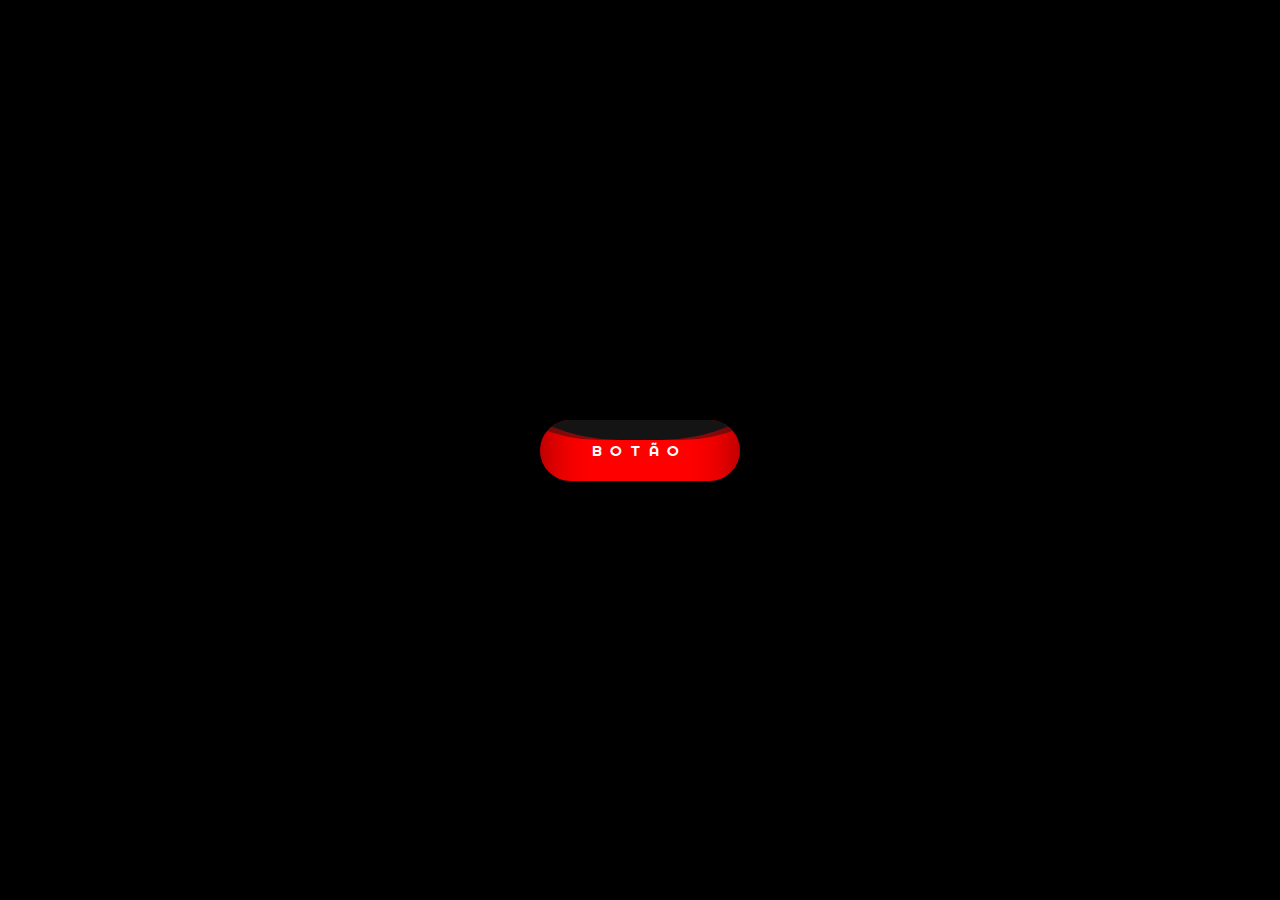
<file: button-wave/index.html>
<!DOCTYPE html>
<html lang="en">
<head>
  <meta charset="UTF-8">
  <meta name="viewport" content="width=device-width, initial-scale=1.0">
  <link href="https://fonts.googleapis.com/css2?family=Righteous&display=swap" rel="stylesheet">
  <title>Botão Efeito de Ondas</title>
  <link rel="stylesheet" href="style.css">
</head>
<body>
  <a href="javascript:void(0)">
    <span>BOTÃO</span>
    <div class="wave"></div>
  </a>
</body>
</html>
</file>
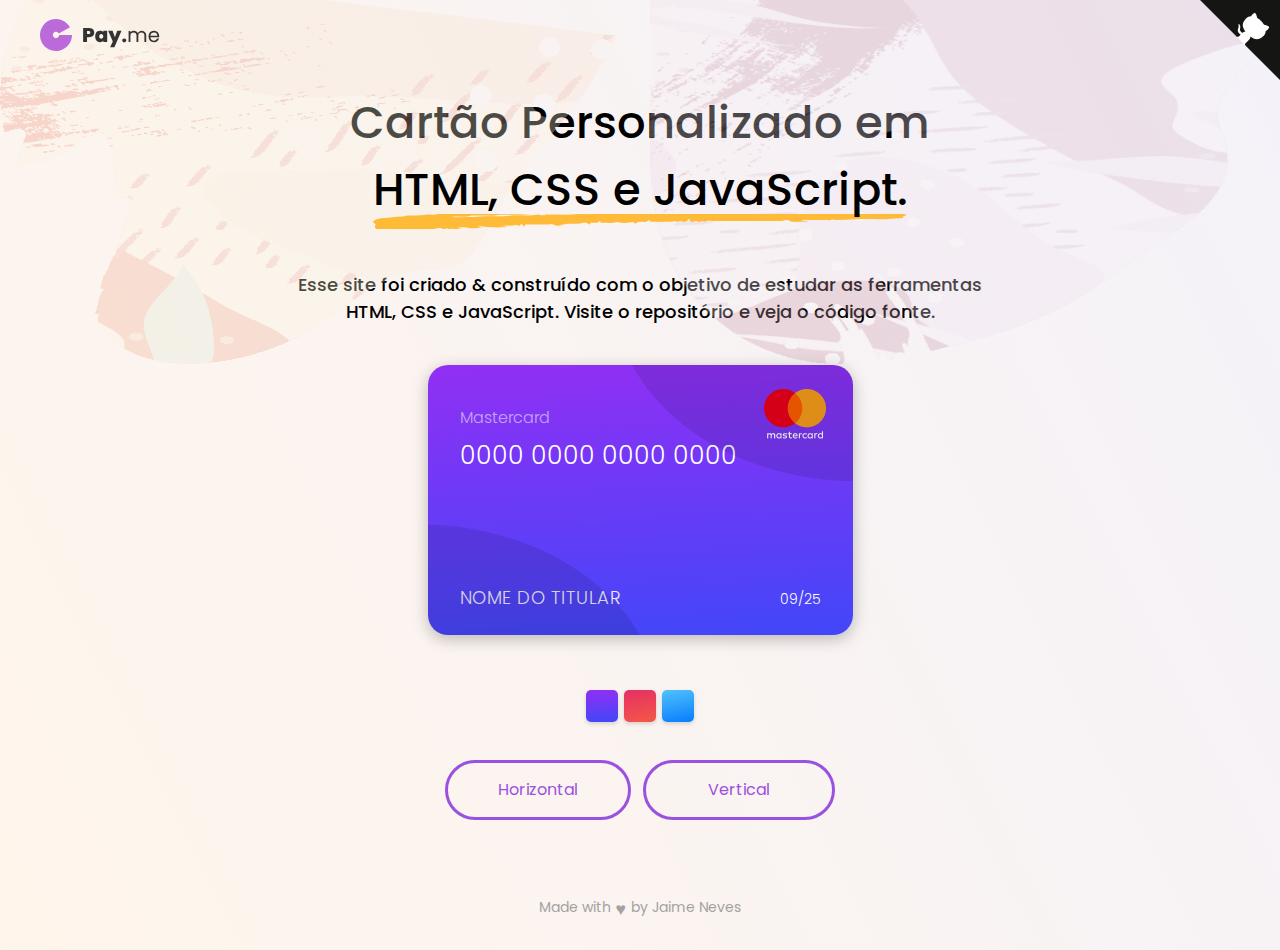
<file: credit-card-1/index.html>
<!DOCTYPE html>
<html lang="en">
<head>
  <meta charset="UTF-8">
  <meta http-equiv="X-UA-Compatible" content="IE=edge">
  <meta name="viewport" content="width=device-width, initial-scale=1.0">
  <title>HTML, CSS e JavaScript</title>

  <!-- Styles -->
  <link rel="stylesheet" href="css/main.css">
  
  <!-- Fonts -->
  <link rel="preconnect" href="https://fonts.googleapis.com">
  <link rel="preconnect" href="https://fonts.gstatic.com" crossorigin>
  <link href="https://fonts.googleapis.com/css2?family=Poppins:wght@200;300;400;500;600&display=swap" rel="stylesheet">

</head>
<body class="bg-linear-gradient">
  <header>

    <div class="shape-parent">
      <div class="shape justify-content-start">
        <img loading="lazy" src="./img/home-5-shape-630x364.png" alt="" width="630" height="364">
      </div>
  
      <div class="shape justify-content-end">
        <img loading="lazy" src="./img/home-5-shape-547x406.png" alt="" width="630" height="364">
      </div>
    </div>

    <nav>
      <a href="https://github.com/jaimeneeves/html-css-javascript" class="github-corner" aria-label="View source on GitHub"><svg width="80" height="80" viewBox="0 0 250 250" style="fill:#151513; color:#fff; position: absolute; top: 0; border: 0; right: 0;" aria-hidden="true"><path d="M0,0 L115,115 L130,115 L142,142 L250,250 L250,0 Z"></path><path d="M128.3,109.0 C113.8,99.7 119.0,89.6 119.0,89.6 C122.0,82.7 120.5,78.6 120.5,78.6 C119.2,72.0 123.4,76.3 123.4,76.3 C127.3,80.9 125.5,87.3 125.5,87.3 C122.9,97.6 130.6,101.9 134.4,103.2" fill="currentColor" style="transform-origin: 130px 106px;" class="octo-arm"></path><path d="M115.0,115.0 C114.9,115.1 118.7,116.5 119.8,115.4 L133.7,101.6 C136.9,99.2 139.9,98.4 142.2,98.6 C133.8,88.0 127.5,74.4 143.8,58.0 C148.5,53.4 154.0,51.2 159.7,51.0 C160.3,49.4 163.2,43.6 171.4,40.1 C171.4,40.1 176.1,42.5 178.8,56.2 C183.1,58.6 187.2,61.8 190.9,65.4 C194.5,69.0 197.7,73.2 200.1,77.6 C213.8,80.2 216.3,84.9 216.3,84.9 C212.7,93.1 206.9,96.0 205.4,96.6 C205.1,102.4 203.0,107.8 198.3,112.5 C181.9,128.9 168.3,122.5 157.7,114.1 C157.9,116.9 156.7,120.9 152.7,124.9 L141.0,136.5 C139.8,137.7 141.6,141.9 141.8,141.8 Z" fill="currentColor" class="octo-body"></path></svg></a><style>.github-corner:hover .octo-arm{animation:octocat-wave 560ms ease-in-out}@keyframes octocat-wave{0%,100%{transform:rotate(0)}20%,60%{transform:rotate(-25deg)}40%,80%{transform:rotate(10deg)}}@media (max-width:500px){.github-corner:hover .octo-arm{animation:none}.github-corner .octo-arm{animation:octocat-wave 560ms ease-in-out}}</style>
      <div class="navbar">
        <a class="navbar-brand" href="#">
          <img class="logo" src="./assets/logo.svg" alt="Logo">
        </a>
      </div>
      <h1>Cartão Personalizado em <br/><span class="highlight">HTML, CSS e JavaScript.</span></h1>
      <p class="m-auto">Esse site foi criado & construído com o objetivo de estudar as ferramentas HTML, CSS e JavaScript. Visite o repositório e veja o código fonte.</p>
      
    </nav>
  </header>

  <main>
    <div class="content">
      <section class="section-credit-card"></section>

      <section class="card-themes">
        <a href="javascript:void(0)" data-theme="1">
          <div class="card-bg--type-1 radius-m shadow"></div>
        </a>
        <a href="javascript:void(0)" data-theme="2">
          <div class="card-bg--type-2 radius-m shadow"></div>
        </a>
        <a href="javascript:void(0)" data-theme="3">
          <div class="card-bg--type-3 radius-m shadow"></div>
        </a>
      </section>

      <section class="btn-actions">
        <button type="button" class="button button-outline-primary mr-2" data-card-type="default">Horizontal</button>
        <button type="button" class="button button-outline-primary" data-card-type="vertical">Vertical</button>
      </section>

    </div>
  </main>

  <footer class="footer bg-gradient text-center">
    <div class="credits">
        Made with <span class="love">♥</span> by
      <a class="footer-link" href="https://github.com/jaimeneeves">Jaime Neves</a>
    </div>
  </footer>

  <!-- Script -->
  <script src="./script/index.js"></script>
</body>
</html>
</file>
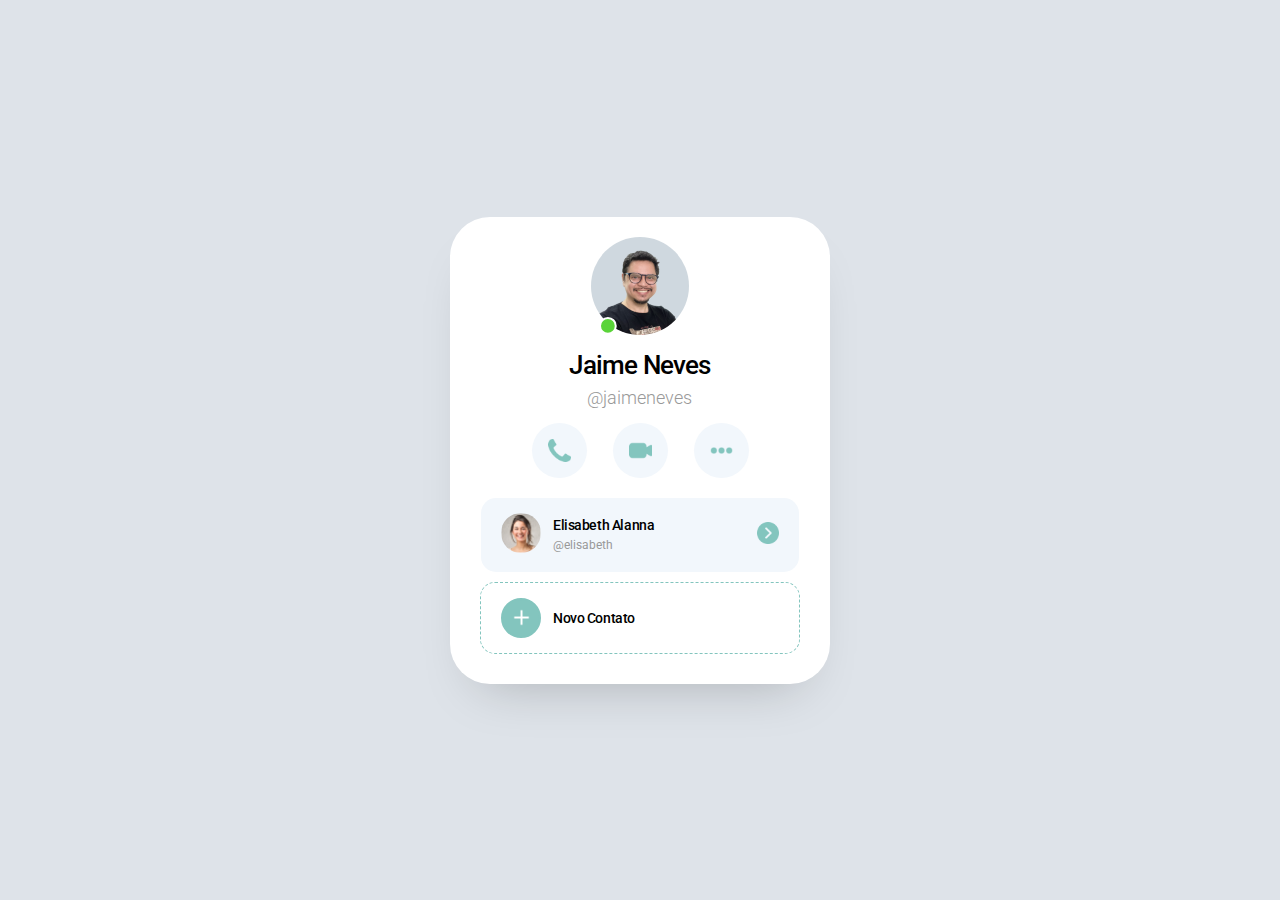
<file: profile-one/index.html>
<!DOCTYPE html>
<html lang="en">
<head>
  <meta charset="UTF-8">
  <meta name="viewport" content="width=device-width, initial-scale=1.0">
  <title>UI - Profile One</title>  
  <link rel="stylesheet" href="style.css">
</head>
<body>
  <section class="contact">
    <!-- Contact Information -->
    <div class="contact--person">
      <div class="person--avatar">
        <img src="./assets/person-avatar.png" alt="">
      </div>

      <div class="person--online">
        <svg xmlns="http://www.w3.org/2000/svg" width="18" height="18" viewBox="0 0 18 18" fill="none">
          <circle cx="8.89051" cy="8.89051" r="7.89051" fill="#5AD439" stroke="white" stroke-width="2"/>
        </svg>
      </div>
      <div class="person--name">Jaime Neves</div>
      <div class="person--username">@jaimeneves</div>
    </div>

    <!-- Actions -->
    <div class="contact--actions">
      <div class="action-to-call">
        <img src="./assets/to-call.png" alt="Ícone Chamar">
      </div>
      <div class="action-to-video-call">
        <img src="./assets/video-call.png" alt="">
      </div>
      <div class="action-more">
        <img src="./assets/more.png" alt="">
      </div>
    </div>
    
    <!-- Contact List -->
    <div class="contact--list">
      <div class="list-item">
        <div class="list--avatar">
          <img src="./assets/person-2.png" alt="">
        </div>
        <div class="list--contact">
          <div class="contact-name">Elisabeth Alanna</div>
          <div class="contact-username">@elisabeth</div>
        </div>
        <div class="list--contact-detail">
          <img src="./assets/detail-contact.png" alt="">
        </div>
      </div>
      <div class="list-item new">
        <div class="list--avatar">
          <img src="./assets/icon-mais-contato-white.png" alt="">
        </div>
        <div class="list--contact">
          <div class="contact-name">Novo Contato</div>
        </div>
        <div class="list--contact-detail">
          <img src="./assets/detail-contact.png" alt="">
        </div>
      </div>
    </div>
  </section>
</body>
</html>
</file>
<file: button-wave/style.css>
* {
  margin: 0;
  padding: 0;
  box-sizing: border-box;
  font-family: "Righteous", cursive;
}

body {
  min-height: 100vh;
  background-color: #000;
  display: flex;
  justify-content: center;
  align-items: center;
}

a {
  width: 200px;
  padding: 20px 30px;
  position: relative;
  display: block;
  text-decoration: none;
  overflow: hidden;
  text-align: center;
  border-radius: 10rem;
}

a:hover .wave {
  top: -120px;
}

a span {
  position: relative;
  z-index: 1;
  color: white;
  font-size: 15px;
  letter-spacing: 8px;
}

a .wave {
  width: 200px;
  height: 200px;
  background-color: red;
  box-shadow: inset 0 0 50px rgba(0, 0, 0, 0.5);
  position: absolute;
  left: 0;
  top: -80px;
  transition: 0.4s;
}

a .wave::before {
  border-radius: 45%;
  background-color: rgba(20, 20, 20, 1);
  animation: wave 5s linear infinite;
}
a .wave::after {
  border-radius: 40%;
  background-color: rgba(20, 20, 20, 0.5);
  animation: wave 10s linear infinite;
}
a .wave::before,
a .wave::after {
  width: 200%;
  height: 200%;
  content: "";
  position: absolute;
  top: 0;
  left: 50%;
  transform: translate(-50%, -75%);
}

@keyframes wave {
  0% {
    transform: translate(-50%, -75%) rotate(0deg);
  }

  100% {
    transform: translate(-50%, -75%) rotate(360deg);
  }
}
</file>
<file: credit-card-1/css/main.css>
:root {
  --color-primary: #9B51E0;
  --color-white: #FFFFFF;
  --color-gray-rgb: 0, 0, 0, 0.125; 
  --min-width: 360px;
  --max-width: 1200px;
  --body-font-family: 'Poppins', sans-serif;
  --body-font-size: 1rem;
  --base-padding: 1.5rem;
  --base-border-radius: .45rem;
  --border-color-rgb: var(--color-gray-rgb);

  --card-width: 425px;
  --card-height: 270px;

  --card-vertical-width: 230px;
  --card-vertical-height: 300px;
}

*,
*::before,
*::after {
  box-sizing: border-box;
}

body {
  margin: 0;
  padding: 0;
  font-family: var(--body-font-family);
  font-size: var(--body-font-size);
}

header nav {
  padding-top: 1.2rem;
}

header h1 {
  text-align: center;
  font-size: 2.8rem;
  font-weight: 500;
  margin-bottom: 3rem;
}

header p {
  width: 700px;
  font-size: 1.125rem;
  font-weight: 500;
  text-align: center;
}

.navbar {
  position: relative;
  display: flex;
  flex-wrap: wrap;
  align-items: center;
  justify-content: space-between;
  margin-left: 2.5rem;
  margin-right: 2.5rem;
}
.navbar-brand {
  margin-right: 1rem;
  font-size: 1.25rem;
  text-decoration: none;
  white-space: nowrap;
}

main {
  margin: 0 auto;
  position: relative;
  max-width: var(--max-width);
  padding: var(--base-padding);
  -webkit-border-radius: var(--base-border-radius);
  -moz-border-radius: var(--base-border-radius);
  border-radius: var(--base-border-radius);
}

.content {
  padding: 1rem;
  width: 500px;
  margin: auto;
}

.section-credit-card {
  text-align: center;
  margin-bottom: 3rem;
}

.section-holder-information {
  width: 400px;
}

/* Column  and Flex Container */

.flex-container {
  display: -webkit-box;
  display: -ms-flexbox;
  display: flex;
}

.flex-item {
  -webkit-box-flex: 1;
  -ms-flex: 1 0 0%;
  flex: 1 0 0%;
  padding: .1em;
}

/* Panel  */

.panel {
  position: relative;
  display: flex;
  flex-direction: column;
  min-width: 0;
  word-wrap: break-word;
  background-color: #fff;
  background-clip: border-box;
  border: 1px solid rgba(var(--border-color-rgb));
}

/* Card */

.card-vertical {
  position: relative;
  width: var(--card-vertical-width);
  height: var(--card-vertical-height);
}

.card-vertical-logo {
  position: absolute;
  left: 25px;
  top: 25px;
}

.card-vertical-number {
  position: absolute;
  color: var(--color-white);
  font-weight: 400;
  font-size: 14px;
  top: 170px;
  left: 25px;
}

.card-vertical-chip {
  position: absolute;
  left: 25px;
  top: 235px;
}

.card-vertical-name {
  position: absolute;
  color: var(--color-white);
  font-weight: 300;
  font-size: 14px;
  opacity: 0.54;
  top: 140px;
  left: 25px;
}

.card-vertical-holder {
  position: absolute;
  color: var(--color-white);
  font-weight: 300;
  font-size: 18px;
  letter-spacing: 0.5px;
  opacity: 0.9;
}

.card-vertical-ellipse-top {
  position: absolute;
  width: var(--card-vertical-width);
  height: var(--card-vertical-height);
  background: #000000;
  opacity: 0.1;
  border-radius: 20px;
  clip-path: ellipse(243px 186px at 350px -5px);
  z-index: 1;
}

.card-vertical-ellipse-bottom {
  position: absolute;
  width: var(--card-vertical-width);
  height: var(--card-vertical-height);
  background: #000000;
  opacity: 0.1;
  border-radius: 20px;
  clip-path: ellipse(243px 186px at -110px 293px);
  z-index: 1;
}

.card-vertical-expiry-date {
  position: absolute;
  color: var(--color-white);
  font-weight: 400;
  font-size: 12px;
  top: 246px;
  left: 150px;
}

.card {
  position: relative;
  width: var(--card-width);
  height: var(--card-height);
}

.card--animation {
  -webkit-animation: animateCard 1s ease-in-out infinite alternate;
          animation: animateCard 1s ease-in-out infinite alternate;
}

.card-name {
  position: absolute;
  color: var(--color-white);
  margin: 2.5rem 2rem;
  font-weight: 300;
  font-size: 16px;
  opacity: 0.54;
}

.card-number {
  position: absolute;
  color: var(--color-white);
  margin: 4.5rem 2rem;
  font-weight: 300;
  font-size: 25px;
}

.card-holder {
  position: absolute;
  color: var(--color-white);
  margin: 13.7rem 2rem;

  font-weight: 300;
  font-size: 18px;
  letter-spacing: 0.5px;
  opacity: 0.9;
}

.card-expiry-date {
  position: absolute;
  color: var(--color-white);
  font-weight: 300;
  font-size: 14px;
  margin: 14rem 22rem;
}

.card-logo {
  position: absolute;
  margin: 1.5rem 21rem;
}

.card-ellipse-top {
  position: absolute;
  width: 425px;
  height: 270px;
  background: #000000;
  opacity: 0.1;
  border-radius: 20px;
  clip-path: ellipse(243px 186px at 430px -70px);
  z-index: 1;
}

.card-ellipse-bottom {
  position: absolute;
  width: 425px;
  height: 270px;
  background: #000000;
  opacity: 0.1;
  border-radius: 20px;
  clip-path: ellipse(243px 186px at -10px 345px);
  z-index: 1;
}

.card-bg {
  position: absolute;
  top: 300px;
  display: none;
}

.card-vertical-bg {
  position: absolute;
  top: 340px;
  display: block;
}

.card-bg--animation {
  -webkit-animation: animateBg 0.5s ease-in-out forwards;
          animation: animateBg 0.5s ease-in-out forwards;

  display: block;
}

.card-vertical-bg--animation {
  -webkit-animation: animateVerticalBg 0.5s ease-in-out forwards;
          animation: animateVerticalBg 0.5s ease-in-out forwards;

  display: block;
}

.card-bg--type-1 {
  background: -moz-linear-gradient(177.23deg, #9C2CF3 -13.49%, #3A49F9 109.75%);
  background: -webkit-linear-gradient(177.23deg, #9C2CF3 -13.49%, #3A49F9 109.75%);
  background: -o-linear-gradient(177.23deg, #9C2CF3 -13.49%, #3A49F9 109.75%);
  background: -ms-linear-gradient(177.23deg, #9C2CF3 -13.49%, #3A49F9 109.75%);
  background: linear-gradient(177.23deg, #9C2CF3 -13.49%, #3A49F9 109.75%);
}

.card-bg--type-2 {
  background: -moz-linear-gradient(167.6deg, #E42C66 -9.78%, #F55B46 107.04%);
  background: -webkit-linear-gradient(167.6deg, #E42C66 -9.78%, #F55B46 107.04%);
  background: -o-linear-gradient(167.6deg, #E42C66 -9.78%, #F55B46 107.04%);
  background: -ms-linear-gradient(167.6deg, #E42C66 -9.78%, #F55B46 107.04%);
  background: linear-gradient(167.6deg, #E42C66 -9.78%, #F55B46 107.04%);
}

.card-bg--type-3 {
  background: -moz-linear-gradient(167.6deg, #5AC8FA -9.78%, #0078FF 107.04%);
  background: -webkit-linear-gradient(167.6deg, #5AC8FA -9.78%, #0078FF 107.04%);
  background: -o-linear-gradient(167.6deg, #5AC8FA -9.78%, #0078FF 107.04%);
  background: -ms-linear-gradient(167.6deg, #5AC8FA -9.78%, #0078FF 107.04%);
  background: linear-gradient(167.6deg, #5AC8FA -9.78%, #0078FF 107.04%);
}

.card-themes {
  display: flex;
  justify-content: center;
  margin-top: 1.2rem;
  margin-bottom: 2rem;
}

.card-themes div {
  width: 32px;
  height: 32px;
  cursor: pointer;
  margin: .4rem .2rem;
}

/* Component Button */

.btn-actions {
  text-align: center;
}

.btn-actions button + button {
  padding-left: 3.9rem !important;
  padding-right: 3.9rem !important;
}

.button {
  display: inline-block;
  font-family: var(--body-font-family);
  font-weight: 400;
  text-align: center;
  white-space: null;
  vertical-align: middle;
  user-select: none;
  background-color: transparent;
  border: 3px solid transparent;

  padding: 0.938rem 3.125rem;
  font-size: 1rem;
  line-height: 1.5;
  border-radius: 1.875rem;
}

.button:not(:disabled):not(.disabled) {
  cursor: pointer;
}

.button-primary {
  color: var(--color-white);
  background-color: var(--color-primary);
  border-color: var(--color-primary);
}

.button-outline-primary {
  color: var(--color-primary);
  border-color: var(--color-primary);
}

/* Component Input */

.input {
  display: block;
  width: 100%;
  font-size: 1rem;
  line-height: 1.5;
  margin-bottom: 1rem;
  padding: .4rem .8rem;
  border: 2px solid rgba(var(--border-color-rgb));
}

/* Util */

.shadow {
  box-shadow: 0px 2px 4px rgba(0, 0, 0, 0.15);
  -moz-box-shadow: 0px 2px 4px rgba(0, 0, 0, 0.15);
  -webkit-box-shadow: 0px 2px 4px rgba(0, 0, 0, 0.15);
}
.shadow-l {
  box-shadow: 0px 4px 8px rgba(0, 0, 0, 0.15);
  -moz-box-shadow: 0px 4px 8px rgba(0, 0, 0, 0.15);
  -webkit-box-shadow: 0px 4px 8px rgba(0, 0, 0, 0.15);
}
.shadow-xl {
  box-shadow: 0px 4px 16px rgba(0, 0, 0, 0.25);
  -moz-box-shadow: 0px 4px 16px rgba(0, 0, 0, 0.25);
  -webkit-box-shadow: 0px 4px 16px rgba(0, 0, 0, 0.25);
}

.radius-m {
  border-radius: 5px;
  -moz-border-radius: 5px;
  -webkit-border-radius: 5px;
}
.radius {
  border-radius: 10px;
  -moz-border-radius: 10px;
  -webkit-border-radius: 10px;
}
.radius-l {
  border-radius: 15px;
  -moz-border-radius: 15px;
  -webkit-border-radius: 15px;
}
.radius-xl {
  border-radius: 20px;
  -moz-border-radius: 20px;
  -webkit-border-radius: 20px;
}

.m-auto {
  margin: auto !important;
}
.mr-1 {
  margin-right: 0.25rem !important;
}
.mr-2 {
  margin-right: 0.5rem !important;
}
.mr-3 {
  margin-right: 1rem !important;
}
.mr-4 {
  margin-right: 1.5rem !important;
}
.mr-5 {
  margin-right: 3rem !important;
}

.ml-1 {
  margin-left: 0.25rem !important;
}
.ml-2 {
  margin-left: 0.5rem !important;
}
.ml-3 {
  margin-left: 1rem !important;
}
.ml-4 {
  margin-left: 1.5rem !important;
}
.ml-5 {
  margin-left: 3rem !important;
}

.justify-content-start {
  -webkit-box-pack: start !important;
  -webkit-justify-content: flex-start !important;
      -ms-flex-pack: start !important;
          justify-content: flex-start !important;
}

.justify-content-end {
  -webkit-box-pack: end !important;
  -webkit-justify-content: flex-end !important;
      -ms-flex-pack: end !important;
          justify-content: flex-end !important;
}

/* Animate */

@-webkit-keyframes animateBg {
  from {
    opacity: 0;
    -webkit-transform: translate3d(100%, 0, 0);
            transform: translate3d(100%, 0, 0);

    width: 100px;
    height: 100px;
    display: block;
  }
  to {
    opacity: 1;
    -webkit-transform: translate3d(0, 0, 0);
            transform: translate3d(0, 0, 0);

    width: var(--card-width);
    height: var(--card-height);
    display: block;
    top: 0;
  }
}

@keyframes animateBg {
  from {
    opacity: 0;
    -webkit-transform: translate3d(100%, 0, 0);
            transform: translate3d(100%, 0, 0);

    width: 100px;
    height: 100px;
    display: block;
  }
  to {
    opacity: 1;
    -webkit-transform: translate3d(0, 0, 0);
            transform: translate3d(0, 0, 0);

    width: var(--card-width);
    height: var(--card-height);
    display: block;
    top: 0;
  }
}


@-webkit-keyframes animateVerticalBg {
  from {
    opacity: 0;
    -webkit-transform: translate3d(100%, 0, 0);
            transform: translate3d(100%, 0, 0);

    width: 50px;
    height: 50px;
    display: block;
  }
  to {
    opacity: 1;
    -webkit-transform: translate3d(0, 0, 0);
            transform: translate3d(0, 0, 0);

    width: var(--card-vertical-width);
    height: var(--card-vertical-width);
    display: block;
    top: 0;
  }
}

@keyframes animateVerticalBg {
  from {
    opacity: 0;
    -webkit-transform: translate3d(100%, 0, 0);
            transform: translate3d(100%, 0, 0);

    width: 50px;
    height: 50px;
    display: block;
  }
  to {
    opacity: 1;
    -webkit-transform: translate3d(0, 0, 0);
            transform: translate3d(0, 0, 0);

    width: var(--card-vertical-width);
    height: var(--card-vertical-width);
    display: block;
    top: 0;
  }
}


@-webkit-keyframes animateCard {
  to {
    -webkit-transform: translate3d(0px, -10px, 0px) rotateX(0deg) rotateZ(0deg);
            transform: translate3d(0px, -10px, 0px) rotateX(0deg) rotateZ(0deg);
  }
}

@keyframes animateCard {
  to {
    -webkit-transform: translate3d(0px, -10px, 0px) rotateX(0deg) rotateZ(0deg);
            transform: translate3d(0px, -10px, 0px) rotateX(0deg) rotateZ(0deg);
  }
}

/* BACKGROUND COLOR
-------------------------------------------- */
.bg-linear-gradient {
  background-image: -webkit-linear-gradient(26.66deg, #FFF5EB 0%, #F4F2F9 100%);
  background-image: linear-gradient(63.34deg, #FFF5EB 0%, #F4F2F9 100%);
}

/* Footer */

.footer {
  font-family: var(--body-font-family);
  text-align: center;
  color: #a3a2a2;
}

.footer p {
  font-size: 0.875rem;
}

.credits, .maintainer {
  font-weight: 400;
  font-family: var(--body-font-family);
  font-size: 14px;
  padding: 30px 0;
  margin: 0;
}

.footer-link {
  text-decoration: none;
  color: #a3a2a2;
}

.love {
  display: inline-block;
  position: relative;
  top: .2em;
  font-size: 1.4em;
  -webkit-transform: scale(.9);
  -moz-transform: scale(.9);
  transform: scale(.9);
  -webkit-animation: love .5s infinite linear alternate-reverse;
  -moz-animation: love .5s infinite linear alternate-reverse;
  animation: love .5s infinite linear alternate-reverse;
}

@-webkit-keyframes love {
  to {-webkit-transform: scale(1.2);}
}

@-moz-keyframes love {
  to {-moz-transform: scale(1.2);}
}
@keyframes love {
  to {transform: scale(1.2);}
}

/* Shape */

.shape {
  position: absolute;
  top: 0;
  right: 0;
  bottom: 0;
  left: 0;
  display: -webkit-box;
  display: -webkit-flex;
  display: -ms-flexbox;
  display: flex;
  pointer-events: none;
  z-index: 9999;
}
@media (max-width: 1199.98px) {
  .shape:not(.shape-visible) {
    display: none;
  }
}
.shape svg,
.shape img {
  -webkit-transition: -webkit-transform 150ms linear;
  transition: -webkit-transform 150ms linear;
  transition: transform 150ms linear;
  transition: transform 150ms linear, -webkit-transform 150ms linear;
  z-index: -1;
}

.shape-parent {
  position: relative;
  z-index: 0;
}

/* Highlight  */

span.highlight {
  position: relative;
  z-index: 1;
}
span.highlight::after {
  content: "";
  position: absolute;
  top: calc(100% - 7.5px);
  right: 0;
  left: 0;
  height: 15px;
  background-image: url('../img/underlined.svg');
  background-repeat: no-repeat;
  background-position: center;
  background-size: cover;
  z-index: -1;
}
</file>
<file: profile-one/style.css>
/* Palette https://coolors.co/palette/006d77-83c5be-edf6f9-ffddd2-e29578 */

/* GOOGLE FONTS */
@import url('https://fonts.googleapis.com/css2?family=Roboto:wght@100;300;400;500&display=swap');

:root {

  /* Colors */
  --color-primary: #83C5BE;
  --color-white: #FFFFFF;
  --color-black: #000000;
  --color-secondary: #F2F7FC;
  --color-base-1: #999999;
  --color-base-2: #5AD439;
  --color-base-3: #DEE3E9;

  /* Border Radius */
  --border-radius-sm: 5px;
  --radius-default: 15px;
  --radius-lg: 40px;
  --radius-xlg: 50px;
  --border-circle: 50%;

  /* Shadow */
  --shadow-sm: 0px 1px 0px 0px rgba(0, 0, 0, 0.10);
  --shadow-default: 0px 27px 54px -30px rgba(0, 0, 0, 0.25);
}

*,
*::before,
*::after {
  margin: 0;
  padding: 0;
  box-sizing: border-box;
}

ol, ul {
  list-style: none;
}

body {
  font-family: 'Roboto', sans-serif;
  background-color: var(--color-base-3);
  display: flex;
  justify-content: center;
  align-items: center;
  height: 100vh;
}

/* Contact */

.contact {
  display: flex;
  padding: 20px 30px 30px 30px;
  flex-direction: column;
  justify-content: center;
  align-items: center;
  border-radius: var(--radius-lg);
  box-shadow: var(--shadow-default);
  background-color: var(--color-white);
}

/* Person */

.contact--person {
  position: relative;
}
.contact--person .person--avatar {
  display: flex;
  align-items: center;
  justify-content: center;
}
.contact--person .person--avatar img {
  border-radius: var(--border-circle);
  width: 98px;
  height: 98px;
}
.contact--person .person--online {
  position: absolute;
  fill: var(--color-base-2);
  stroke: #FFF;
  width: 17.781px;
  height: 17.781px;
  top: 80px;
  left: 30px;
}
.contact--person .person--name {
  margin-top: 20px;
  margin-bottom: 13px;
  color: var(--color-black);
  font-size: 26px;
  text-align: center;
  font-style: normal;
  font-weight: 500;
  line-height: 1.3rem;
  letter-spacing: -0.78px;
}
.contact--person .person--username {
  color: var(--color-base-1);
  font-size: 18px;
  text-align: center;
  font-style: normal;
  font-weight: 300;
  line-height: 1.2rem;
}

/* Actions */

.contact--actions {
  margin-top: 15px;
  margin-bottom: 20px;
  display: flex;
  justify-content: center;
  gap: 26px;
  position: relative;
}
.contact--actions div {
  display: flex;
  align-items: center;
  justify-content: center;
  background-color: var(--color-secondary);
  border-radius: var(--border-circle);
  width: 55px;
  height: 55px;
  cursor: pointer;
}
.contact--actions div:hover {
  box-shadow: var(--shadow-sm);
}
.contact--actions div > img {
  width: 23px;
  height: 23px;
}

/* Contact List */

.contact--list {
  display: flex; 
  flex-direction: column;
  justify-content: center;
  align-items: center;
  gap: 10px;
}
.list-item {
  background: var(--color-secondary);
  display: flex;
  padding: 15px 20px;
  border-radius: var(--radius-default);
  justify-content: center;
  align-items: center;
  cursor: pointer;
}
.list-item:hover {
  box-shadow: var(--shadow-sm);
}
.list--avatar img {
  width: 40px;
  height: 40px;
  border-radius: var(--radius-xlg);
}
.list--contact {
  width: 216px;
  display: flex;
  flex-direction: column;
  gap: 5px;
  padding-left: 12px;
  text-align: left;
}
.list--contact .contact-name {
  color: #000;
  font-size: 14px;
  font-style: normal;
  font-weight: 500;
  line-height: normal;
  letter-spacing: -0.42px;
}
.list--contact .contact-username {
  color: var(--color-base-1);
  font-size: 12px;
  font-style: normal;
  font-weight: 400;
  line-height: normal;
}
.list--contact-detail img {
  width: 22px;
  height: 22px;
}

/* New Contact */

.list-item.new {
  border-radius: var(--radius-default);
  border: 1px dashed var(--color-primary);
  background: #FFF;
}
.list-item.new .list--avatar {
  display: flex;
  justify-content: center;
  align-items: center;
  background-color: var(--color-primary);
  border-radius: var(--radius-xlg);
  border: 2px solid var(--color-primary);
  width: 40px;
  height: 40px;
}
.list-item.new .list--avatar img {
  width: 25px;
  height: 25px;
}
.list-item.new .list--contact-detail {
  visibility: hidden;
}
</file>
